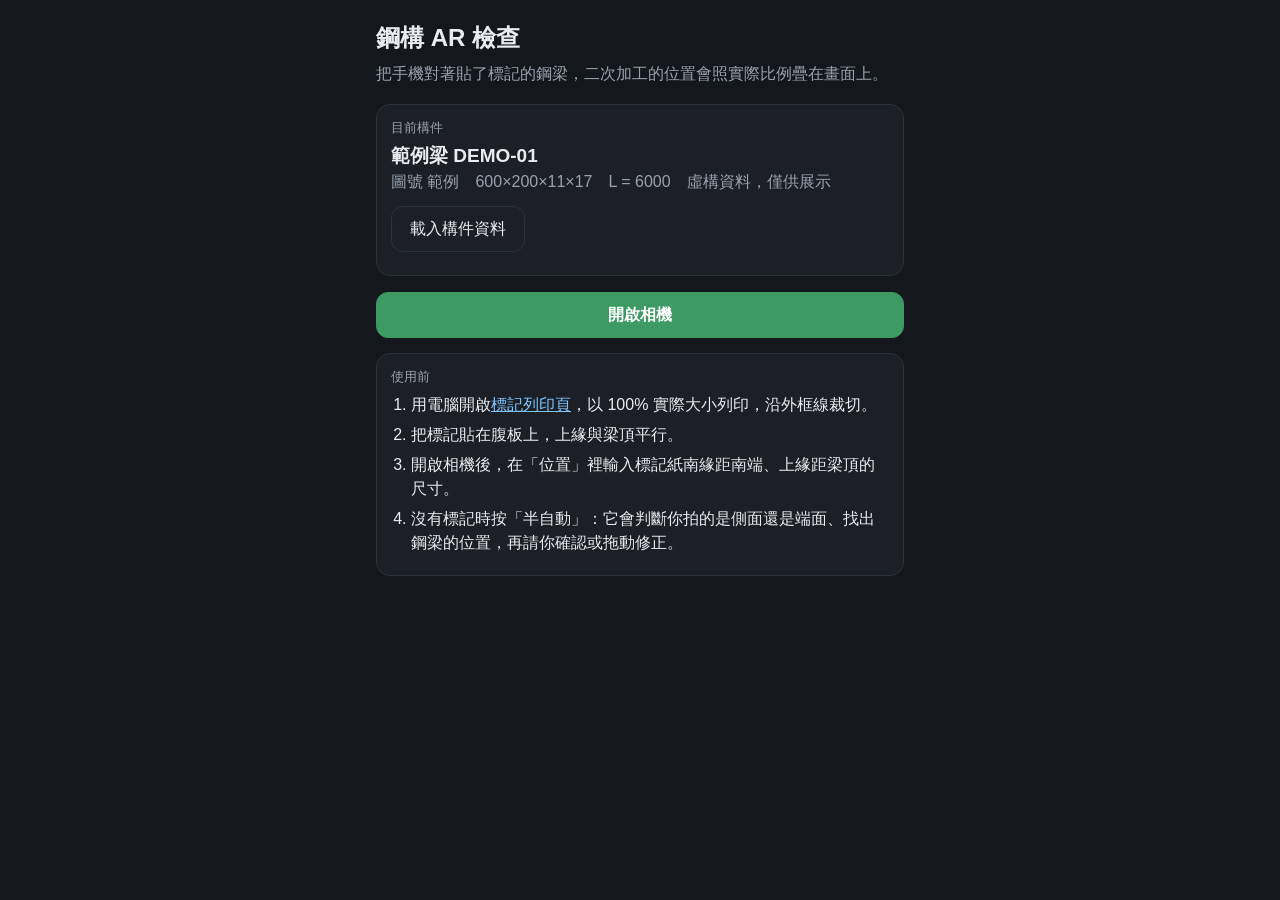
<file: index.html>
<!DOCTYPE html>
<html lang="zh-Hant">
<head>
<meta charset="utf-8">
<meta name="viewport" content="width=device-width, initial-scale=1, viewport-fit=cover, user-scalable=no">
<meta name="apple-mobile-web-app-capable" content="yes">
<title>鋼構 AR 檢查</title>
<link rel="stylesheet" href="style.css">
</head>
<body>

<!-- 首頁 -->
<main id="home" class="screen">
  <h1>鋼構 AR 檢查</h1>
  <p class="lead">把手機對著貼了標記的鋼梁，二次加工的位置會照實際比例疊在畫面上。</p>

  <section class="card">
    <div class="label">目前構件</div>
    <div id="memberName" class="big"></div>
    <div id="memberSpec" class="dim"></div>
    <div class="row">
      <label class="btn ghost">載入構件資料<input id="fileInput" type="file" accept=".json,application/json" hidden></label>
      <button id="useDemo" class="btn ghost" type="button">改用範例梁</button>
    </div>
    <div id="loadMsg" class="msg"></div>
  </section>

  <button id="startBtn" class="btn primary" type="button">開啟相機</button>
  <div id="camMsg" class="msg"></div>

  <section class="card">
    <div class="label">使用前</div>
    <ol class="steps">
      <li>用電腦開啟<a href="markers.html">標記列印頁</a>，以 100% 實際大小列印，沿外框線裁切。</li>
      <li>把標記貼在腹板上，上緣與梁頂平行。</li>
      <li>開啟相機後，在「位置」裡輸入標記紙南緣距南端、上緣距梁頂的尺寸。</li>
      <li>沒有標記時按「半自動」：它會判斷你拍的是側面還是端面、找出鋼梁的位置，再請你確認或拖動修正。</li>
    </ol>
  </section>
</main>

<!-- AR 畫面 -->
<div id="ar" class="screen" hidden>
  <video id="video" playsinline muted autoplay></video>
  <canvas id="gl"></canvas>
  <canvas id="ov" hidden></canvas>

  <div id="top">
    <button id="backBtn" class="chip" type="button">‹ 返回</button>
    <div id="status" class="status">尋找標記…</div>
  </div>

  <div id="bottom">
    <div id="chips" class="chips"></div>
    <div id="alignBar" hidden>
      <div id="alignMsg" class="amsg"></div>
      <div class="arow"><span>我拍的是</span><div class="seg" id="viewSeg"><button data-view="side" type="button">側面</button><button data-view="end" type="button">端面</button></div></div>
      <div class="arow"><span id="endLabel">紅線這一端是</span><div class="seg" id="endSeg"><button data-end="S" type="button">南端</button><button data-end="N" type="button">北端</button></div></div>
      <div class="arow"><span>沿梁移動</span><div class="nudge" data-key="ax"><button data-d="-100">−100</button><button data-d="-10">−10</button><button data-d="10">+10</button><button data-d="100">+100</button></div></div>
      <div class="tools">
        <button id="alignRedo" class="btn small" type="button">重新偵測</button>
        <button id="alignShot" class="btn small" type="button">拍照</button>
        <button id="alignDone" class="btn small" type="button">結束</button>
      </div>
    </div>
    <div class="tools" id="mainTools">
      <button id="alignBtn" class="btn small" type="button">半自動</button>
      <button id="posBtn" class="btn small" type="button">位置</button>
      <button id="freezeBtn" class="btn small" type="button">凍結</button>
      <button id="shotBtn" class="btn small" type="button">拍照</button>
      <button id="setBtn" class="btn small" type="button">設定</button>
    </div>
  </div>

  <!-- 標記位置 -->
  <div id="posPanel" class="panel" hidden>
    <div class="panel-head"><strong>標記 <span id="posId">#0</span> 的位置</strong><button class="x" data-close="posPanel" type="button">關閉</button></div>
    <div class="field">
      <div class="flabel">標記紙南緣距南端 <b id="xVal"></b> mm</div>
      <div class="nudge" data-key="x"><button data-d="-100">−100</button><button data-d="-10">−10</button><button data-d="-1">−1</button><button data-d="1">+1</button><button data-d="10">+10</button><button data-d="100">+100</button></div>
    </div>
    <div class="field">
      <div class="flabel">標記紙上緣距梁頂 <b id="yVal"></b> mm</div>
      <div class="nudge" data-key="y"><button data-d="-10">−10</button><button data-d="-1">−1</button><button data-d="1">+1</button><button data-d="10">+10</button></div>
    </div>
    <div class="field">
      <div class="flabel">貼在腹板的</div>
      <div class="seg" id="sideSeg"><button data-side="front" type="button">正面</button><button data-side="back" type="button">背面</button></div>
    </div>
    <div class="field">
      <div class="flabel">快速定位</div>
      <div id="presets" class="presets"></div>
    </div>
  </div>

  <!-- 設定 -->
  <div id="setPanel" class="panel" hidden>
    <div class="panel-head"><strong>設定</strong><button class="x" data-close="setPanel" type="button">關閉</button></div>
    <div class="field">
      <div class="flabel">鏡頭視角 <b id="fovVal"></b>°</div>
      <input id="fov" type="range" min="45" max="85" step="0.5">
      <div class="dim small">正面看對得上、斜著看卻一邊偏掉時，慢慢調這個，調到斜看也對齊為止。每支手機只要調一次。</div>
    </div>
    <div class="field">
      <div class="flabel">AI 通行碼</div>
      <input id="aiCode" type="password" autocomplete="off" autocapitalize="off" placeholder="輸入你自己設定的通行碼">
      <div class="dim small" id="aiHint"></div>
    </div>
    <div class="field">
      <div class="flabel">疊圖濃度 <b id="opVal"></b>%</div>
      <input id="opacity" type="range" min="15" max="90" step="5">
    </div>
    <div class="field">
      <div class="flabel">標記黑框邊長 <b id="msVal"></b> mm</div>
      <div class="nudge" data-key="ms"><button data-d="-10">−10</button><button data-d="-1">−1</button><button data-d="1">+1</button><button data-d="10">+10</button></div>
      <div class="dim small">列印後請實際量黑色方框的邊長，不是 160 就改成量到的數字。</div>
    </div>
  </div>

  <!-- 拍照結果 -->
  <div id="shotPanel" class="panel full" hidden>
    <div class="panel-head"><strong>檢查照片</strong><button class="x" data-close="shotPanel" type="button">關閉</button></div>
    <img id="shotImg" alt="檢查照片">
    <div class="row"><a id="shotLink" class="btn primary" download>儲存照片</a></div>
    <div class="dim small">也可以長按照片儲存到相簿。</div>
  </div>
</div>

<script src="vendor/three.min.js"></script>
<script src="vendor/cv.js"></script>
<script src="vendor/aruco.js"></script>
<script src="config.js"></script>
<script src="model.js"></script>
<script src="app.js"></script>
</body>
</html>
</file>
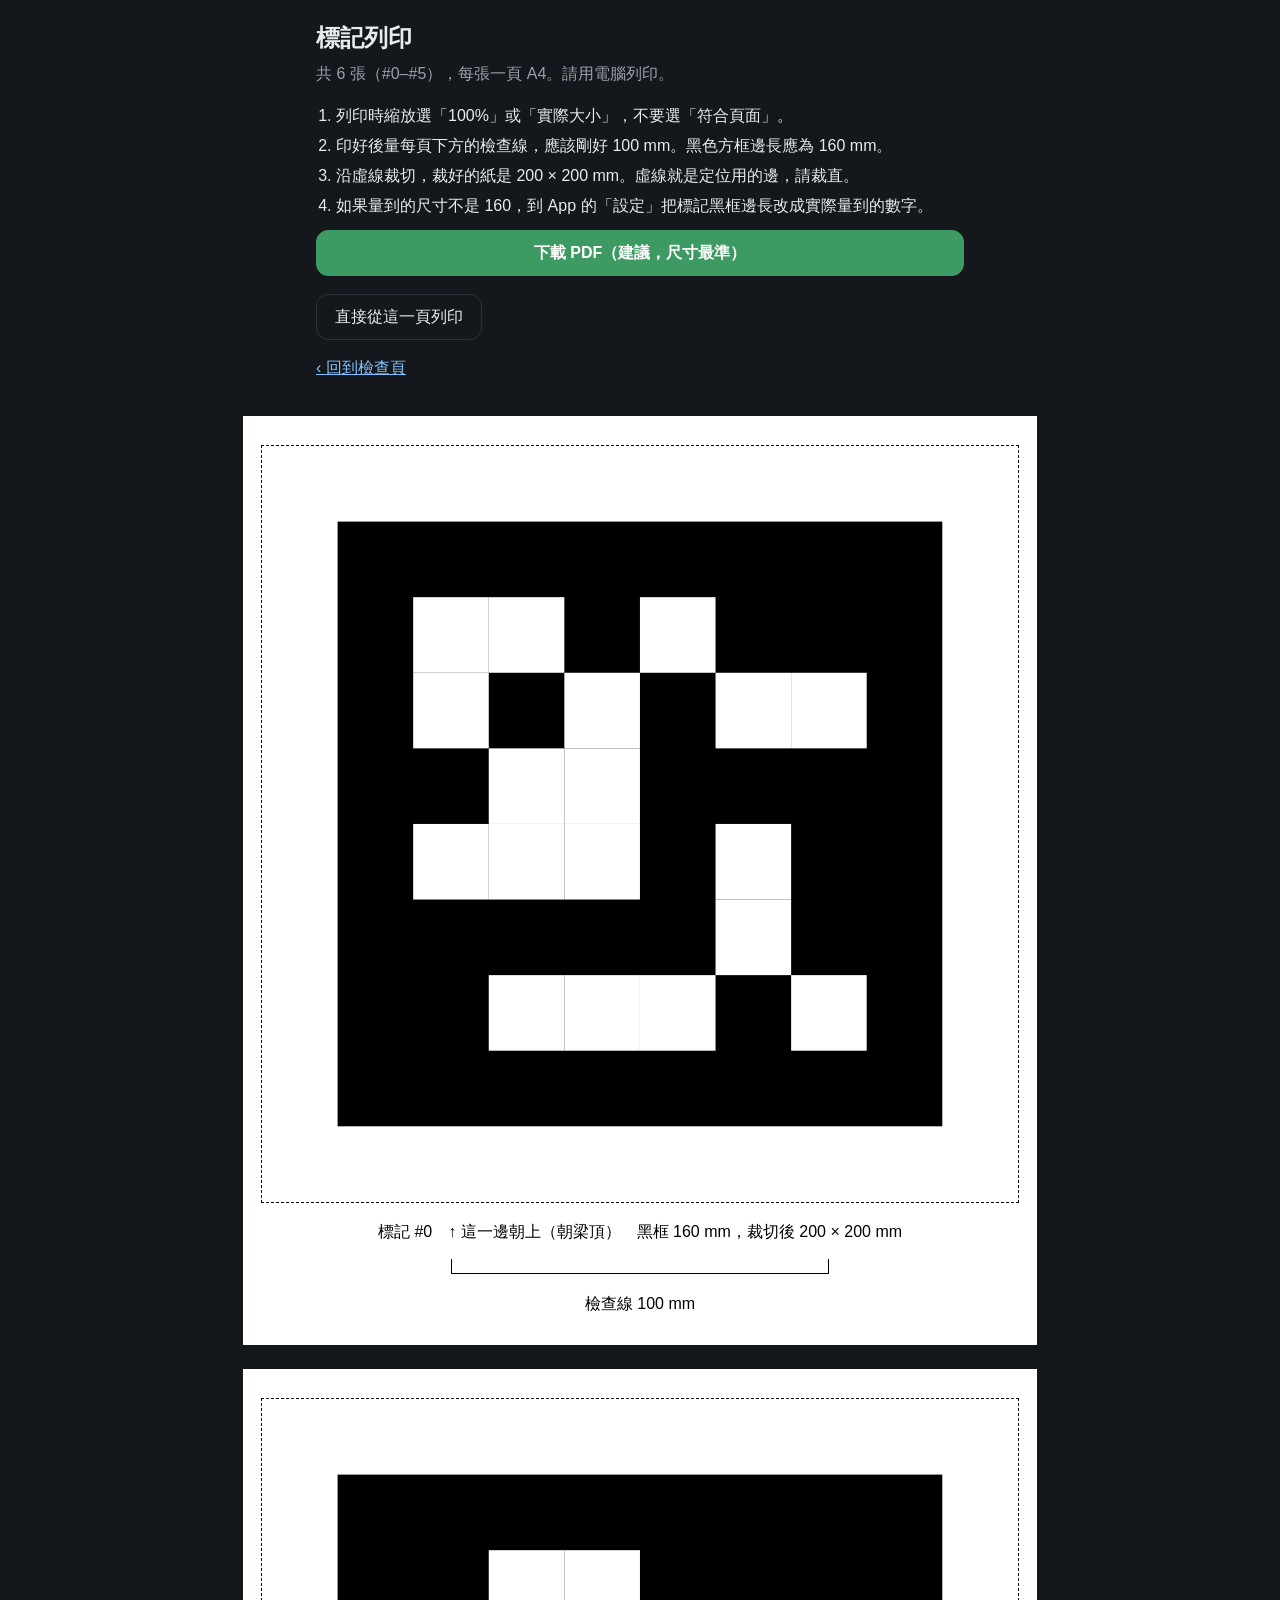
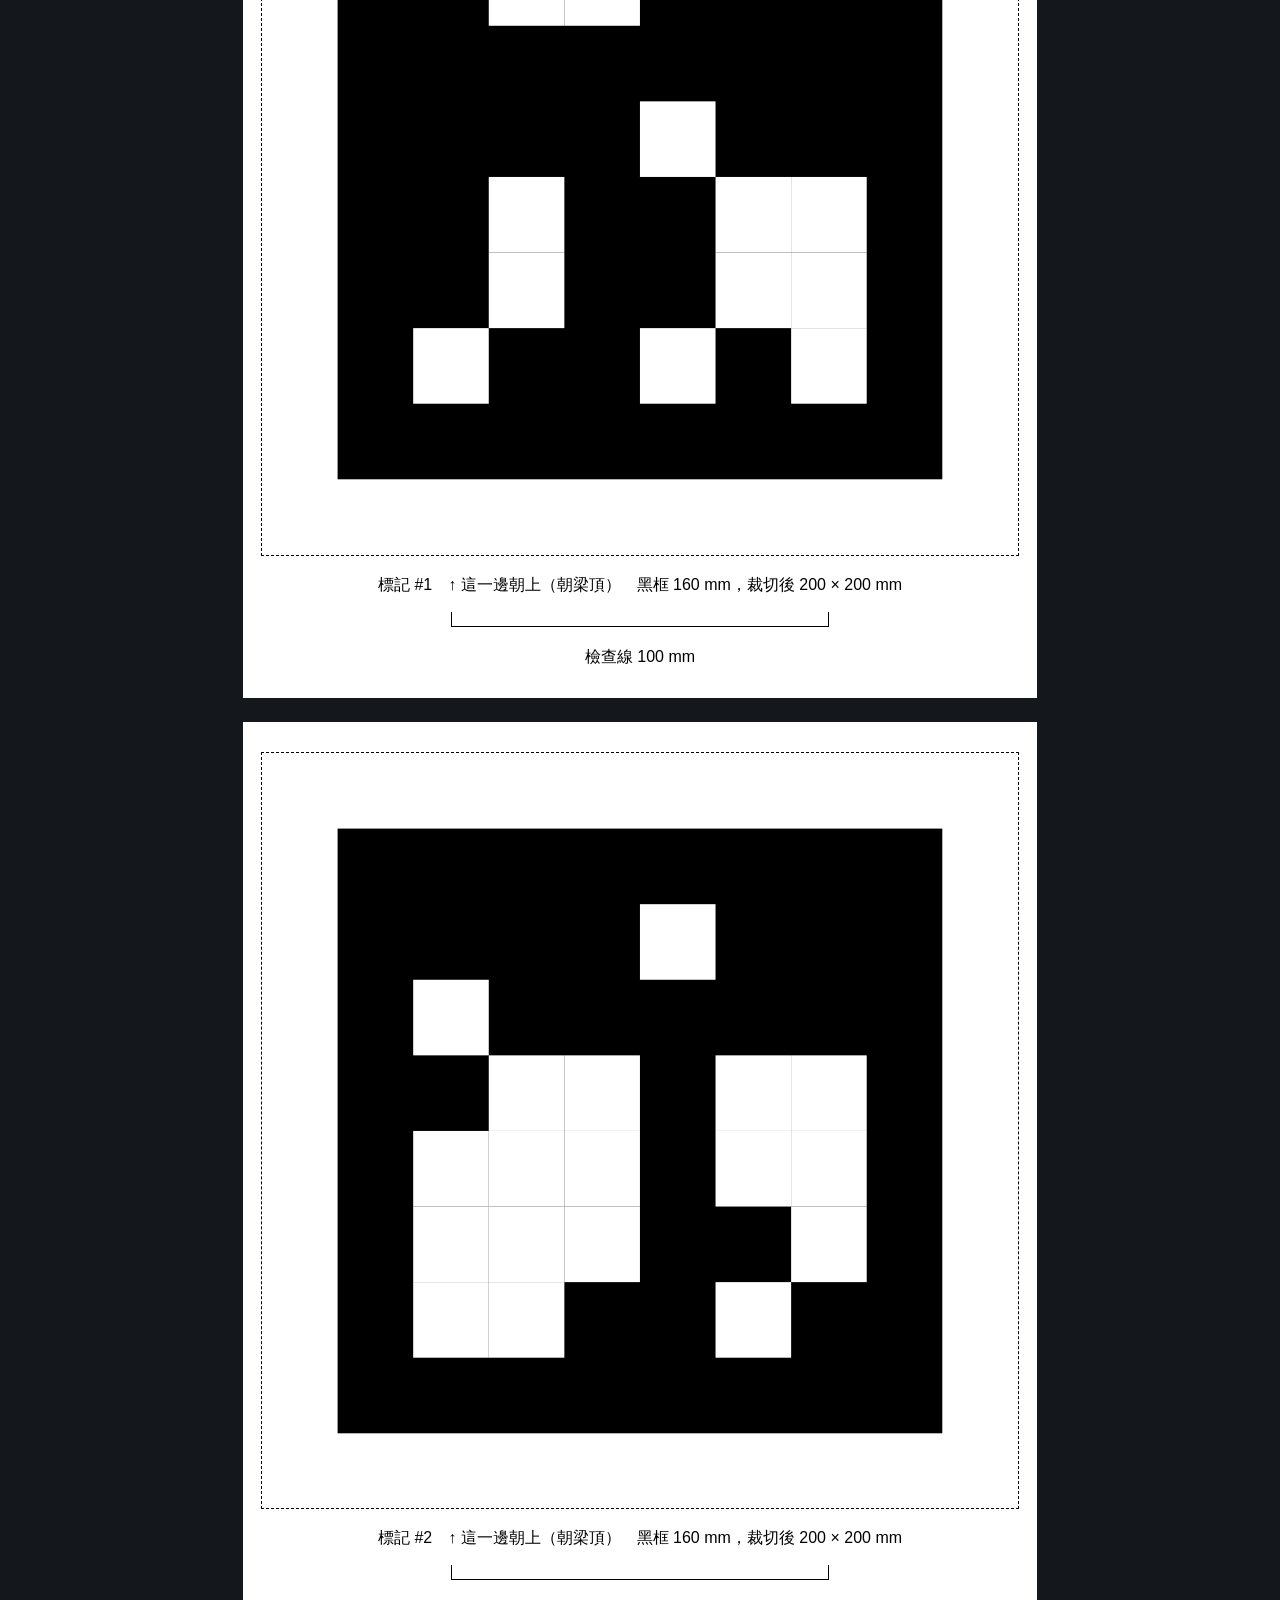
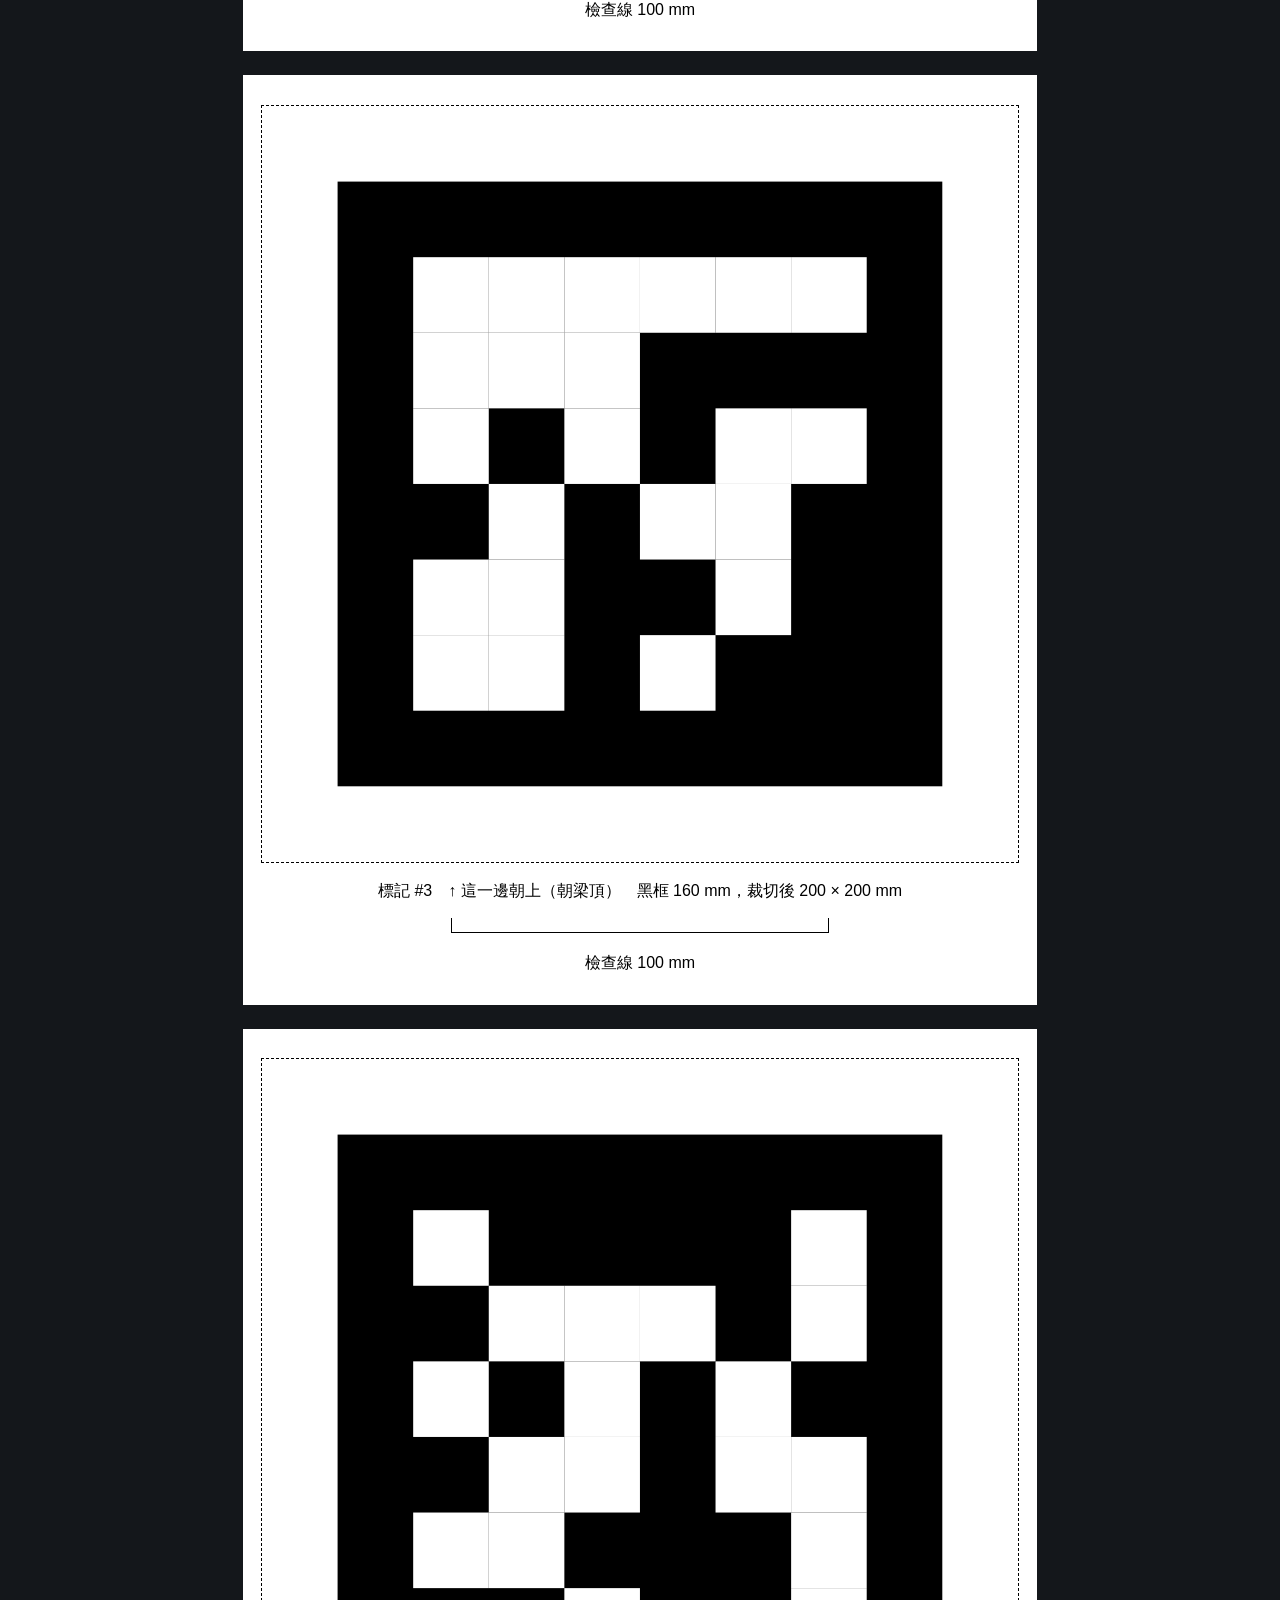
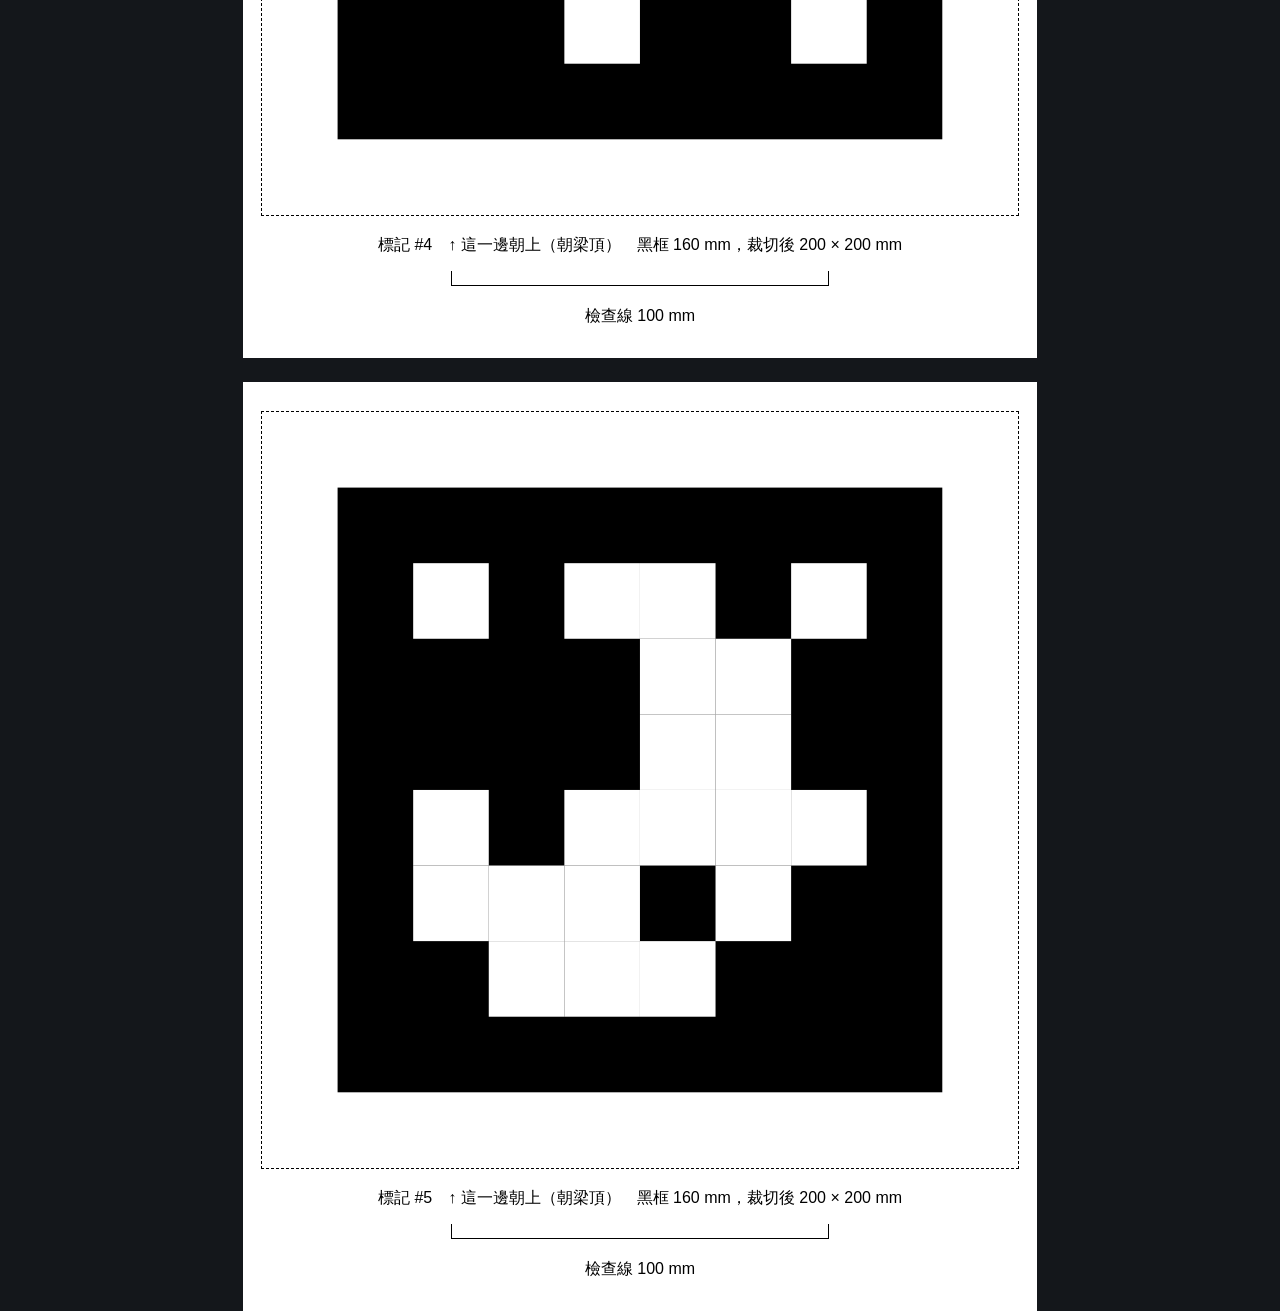
<file: markers.html>
<!DOCTYPE html>
<html lang="zh-Hant">
<head>
<meta charset="utf-8">
<meta name="viewport" content="width=device-width, initial-scale=1">
<title>鋼構 AR 檢查｜標記列印</title>
<link rel="stylesheet" href="style.css">
</head>
<body>
<div class="sheet-ui">
  <h1>標記列印</h1>
  <p class="lead">共 6 張（#0–#5），每張一頁 A4。請用電腦列印。</p>
  <ol class="steps">
    <li>列印時縮放選「100%」或「實際大小」，不要選「符合頁面」。</li>
    <li>印好後量每頁下方的檢查線，應該剛好 100 mm。黑色方框邊長應為 160 mm。</li>
    <li>沿虛線裁切，裁好的紙是 200 × 200 mm。虛線就是定位用的邊，請裁直。</li>
    <li>如果量到的尺寸不是 160，到 App 的「設定」把標記黑框邊長改成實際量到的數字。</li>
  </ol>
  <div class="row"><a class="btn primary" href="markers.pdf">下載 PDF（建議，尺寸最準）</a></div>
  <div class="row"><button class="btn ghost" type="button" onclick="window.print()">直接從這一頁列印</button></div>
  <p><a href="index.html">‹ 回到檢查頁</a></p>
</div>
<div id="pages"></div>
<script src="vendor/cv.js"></script>
<script src="vendor/aruco.js"></script>
<script>
(function () {
  var dic = new AR.Dictionary('ARUCO_MIP_36h12'), box = document.getElementById('pages');
  for (var id = 0; id <= 5; id++) {
    var p = document.createElement('div'); p.className = 'marker-page';
    p.innerHTML = '<div class="marker-box">' + dic.generateSVG(id) + '</div>' +
      '<div class="marker-cap">標記 #' + id + '　↑ 這一邊朝上（朝梁頂）　黑框 160 mm，裁切後 200 × 200 mm</div>' +
      '<div class="ruler"></div><div class="marker-cap">檢查線 100 mm</div>';
    box.appendChild(p);
  }
})();
</script>
</body>
</html>
</file>
<file: style.css>
:root{ --bg:#14171b; --panel:#1c2026; --line:#2c323a; --text:#e8ebef; --dim:#98a1ad; --accent:#3d9a63; }
*{box-sizing:border-box}
html,body{height:100%;margin:0}
body{background:var(--bg);color:var(--text);font-family:-apple-system,BlinkMacSystemFont,"PingFang TC","Noto Sans TC","Microsoft JhengHei",sans-serif;-webkit-text-size-adjust:100%;font-size:16px;line-height:1.5}
[hidden]{display:none !important}
a{color:#7fc4ff}

/* 首頁 */
#home{max-width:560px;margin:0 auto;padding:calc(20px + env(safe-area-inset-top)) 16px calc(28px + env(safe-area-inset-bottom))}
h1{font-size:24px;margin:0 0 6px}
.lead{color:var(--dim);margin:0 0 18px}
.card{background:var(--panel);border:1px solid var(--line);border-radius:14px;padding:14px;margin:0 0 16px}
.label{font-size:12.5px;color:var(--dim);margin-bottom:4px}
.big{font-size:19px;font-weight:650}
.dim{color:var(--dim)} .small{font-size:12.5px}
.row{display:flex;gap:10px;flex-wrap:wrap;margin-top:12px}
.msg{font-size:13.5px;color:#ffb37a;margin-top:8px;min-height:1px}
.steps{margin:6px 0 0;padding-left:20px;color:var(--text)} .steps li{margin:6px 0}
.btn{font:inherit;display:inline-flex;align-items:center;justify-content:center;min-height:46px;padding:0 18px;border-radius:12px;border:1px solid var(--line);background:#2a3038;color:var(--text);text-decoration:none;cursor:pointer}
.btn.primary{background:var(--accent);border-color:var(--accent);color:#fff;font-weight:650;width:100%;margin:0 0 6px}
.btn.ghost{background:transparent}
.btn.small{min-height:42px;padding:0 8px;font-size:15px;flex:1;white-space:nowrap}
.btn.on{background:#e8ebef;color:#14171b;border-color:#e8ebef}

/* AR */
#ar{position:fixed;inset:0;background:#000;overflow:hidden;touch-action:none}
#video,#gl{position:absolute;inset:0;width:100%;height:100%;object-fit:cover}
#gl{pointer-events:none}
#ov{position:absolute;inset:0;width:100%;height:100%;object-fit:cover;touch-action:none}
#top{position:absolute;left:0;right:0;top:0;display:flex;gap:10px;align-items:center;padding:calc(10px + env(safe-area-inset-top)) 12px 10px;background:linear-gradient(#000a,#0000)}
.chip{font:inherit;font-size:14px;color:#fff;background:#0009;border:1px solid #fff3;border-radius:999px;padding:8px 13px;min-height:38px;white-space:nowrap}
.chip.on{background:#fff;color:#111;border-color:#fff}
.status{flex:1;font-size:14px;background:#0009;border-radius:999px;padding:8px 13px;white-space:nowrap;overflow:hidden;text-overflow:ellipsis;font-variant-numeric:tabular-nums}
.status.ok{background:#1d6b40e0}
#bottom{position:absolute;left:0;right:0;bottom:0;padding:10px 12px calc(12px + env(safe-area-inset-bottom));background:linear-gradient(#0000,#000b)}
.chips{display:flex;gap:8px;overflow-x:auto;padding-bottom:10px;scrollbar-width:none} .chips::-webkit-scrollbar{display:none}
.chips .chip{flex:none;display:flex;align-items:center;gap:7px}
.chips .dot{width:10px;height:10px;border-radius:50%}
.tools{display:flex;gap:8px}
.panel{position:absolute;left:0;right:0;bottom:0;background:var(--panel);border-top:1px solid var(--line);border-radius:16px 16px 0 0;padding:12px 14px calc(16px + env(safe-area-inset-bottom));max-height:72%;overflow-y:auto}
.panel.full{top:0;max-height:none;border-radius:0;padding-top:calc(12px + env(safe-area-inset-top))}
.panel-head{display:flex;justify-content:space-between;align-items:center;margin-bottom:8px}
.x{font:inherit;color:var(--text);background:#2a3038;border:1px solid var(--line);border-radius:10px;min-height:38px;padding:0 14px}
.field{padding:10px 0;border-top:1px solid var(--line)}
.flabel{font-size:14px;margin-bottom:8px} .flabel b{font-size:17px;font-variant-numeric:tabular-nums}
.nudge{display:flex;gap:6px} .nudge button{flex:1;font:inherit;font-size:15px;min-height:44px;border-radius:10px;border:1px solid var(--line);background:#2a3038;color:var(--text);font-variant-numeric:tabular-nums}
.seg{display:flex;gap:6px} .seg button{flex:1;font:inherit;min-height:44px;border-radius:10px;border:1px solid var(--line);background:#2a3038;color:var(--text)}
.seg button.on{background:#e8ebef;color:#14171b}
.presets{display:flex;gap:6px;flex-wrap:wrap} .presets button{font:inherit;font-size:14px;min-height:40px;padding:0 12px;border-radius:10px;border:1px solid var(--line);background:#2a3038;color:var(--text)}
input[type=range]{width:100%;height:36px}
#shotImg{width:100%;border-radius:10px;margin:6px 0 4px;background:#000}

/* 標記列印頁 */
.sheet-ui{max-width:680px;margin:0 auto;padding:20px 16px}
.marker-page{page-break-after:always;display:flex;flex-direction:column;align-items:center;padding-top:8mm}
.marker-box{width:200mm;height:200mm;outline:0.3mm dashed #000;position:relative}
.marker-box svg{width:200mm;height:200mm;display:block}
.marker-cap{font:12pt/1.4 sans-serif;color:#000;margin-top:5mm;text-align:center}
.ruler{width:100mm;height:4mm;border:0.3mm solid #000;border-top:0;margin:4mm auto 0}
@media print{ body{background:#fff} .sheet-ui{display:none} @page{size:A4 portrait;margin:5mm} }
@media screen{ .marker-page{background:#fff;margin:0 auto 24px;padding:8mm 0;width:210mm;max-width:100%;transform-origin:top center} }

/* 半自動對位 */
#alignBar{background:#000b;border-radius:14px;padding:10px;margin-bottom:0}
.amsg{font-size:14px;line-height:1.45;margin-bottom:8px}
.arow{display:flex;align-items:center;gap:10px;margin-bottom:8px;font-size:14px}
.arow>span{flex:none;width:6.2em;color:#cfd5dc}
.arow .seg,.arow .nudge{flex:1}
.arow .seg button,.arow .nudge button{min-height:40px}
#aiCode{width:100%;min-height:44px;border-radius:10px;border:1px solid var(--line);background:#12151a;color:var(--text);font:inherit;padding:0 12px}
</file>
